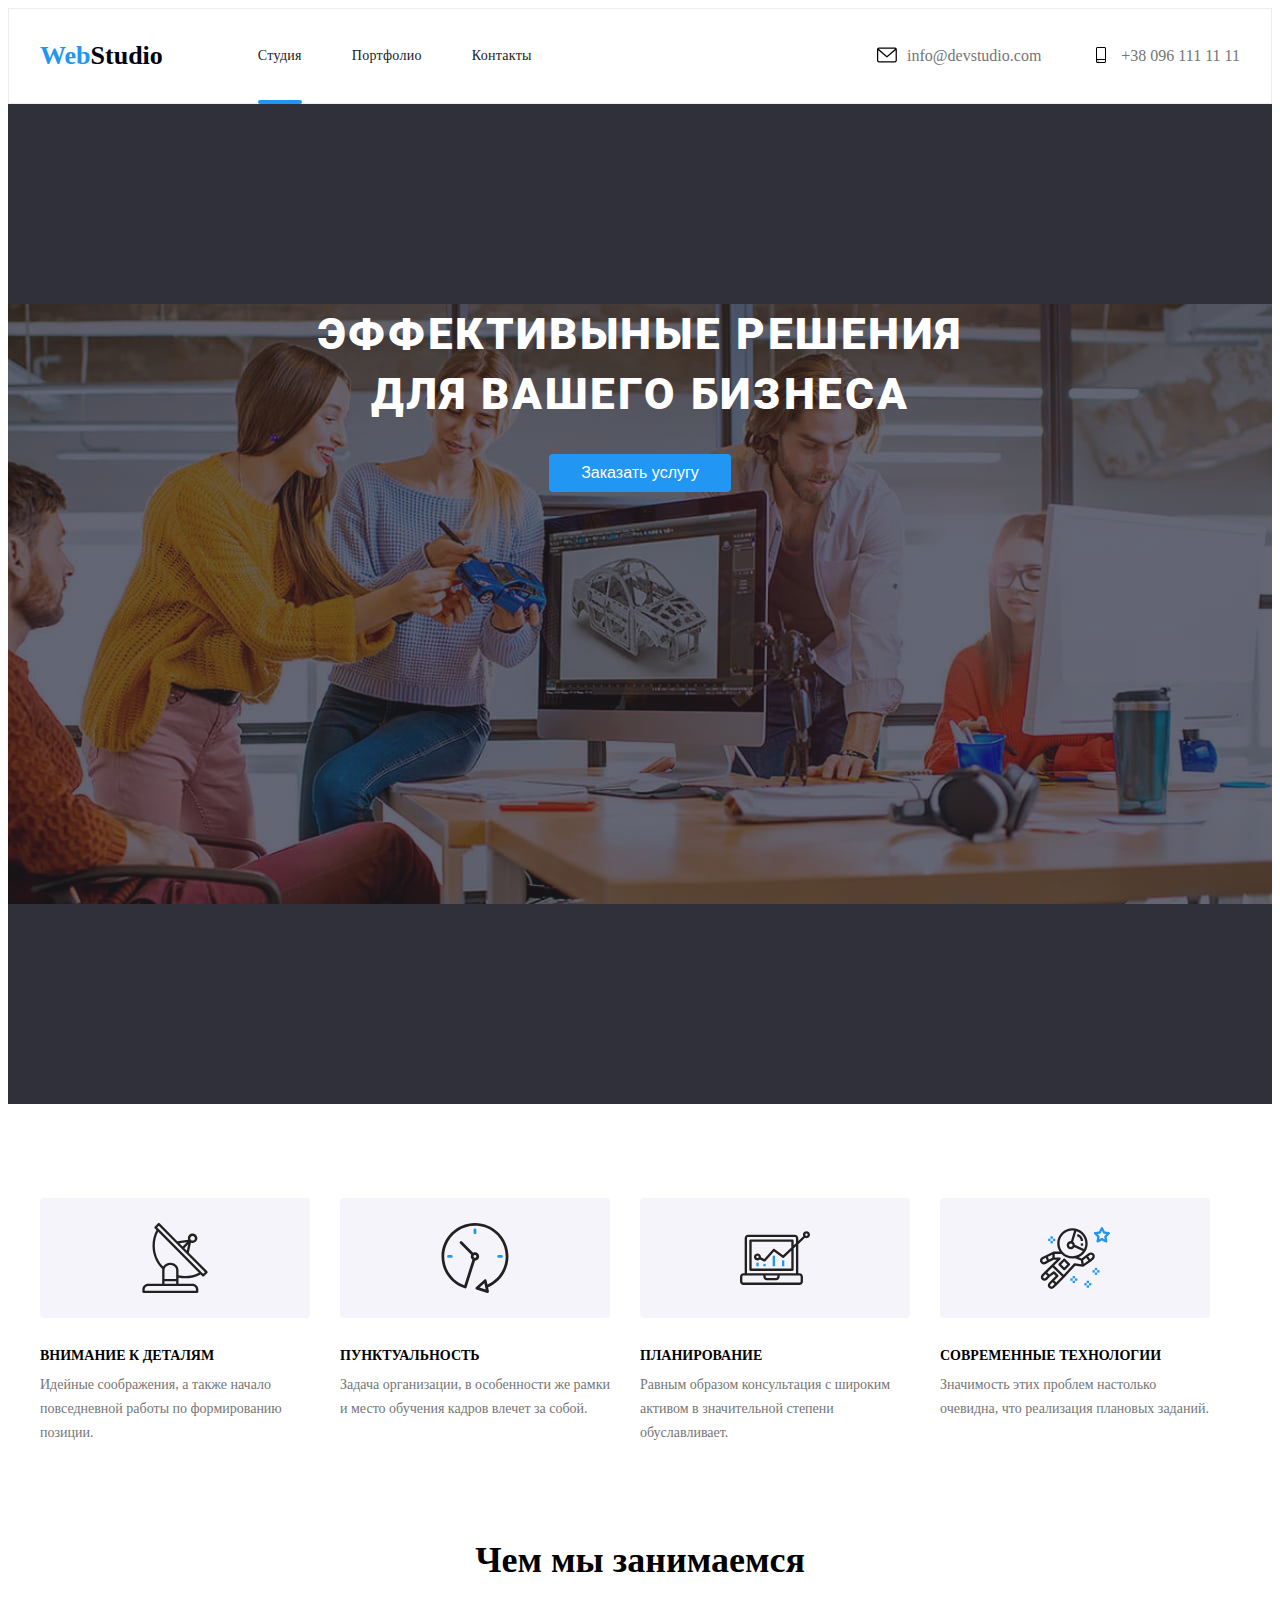
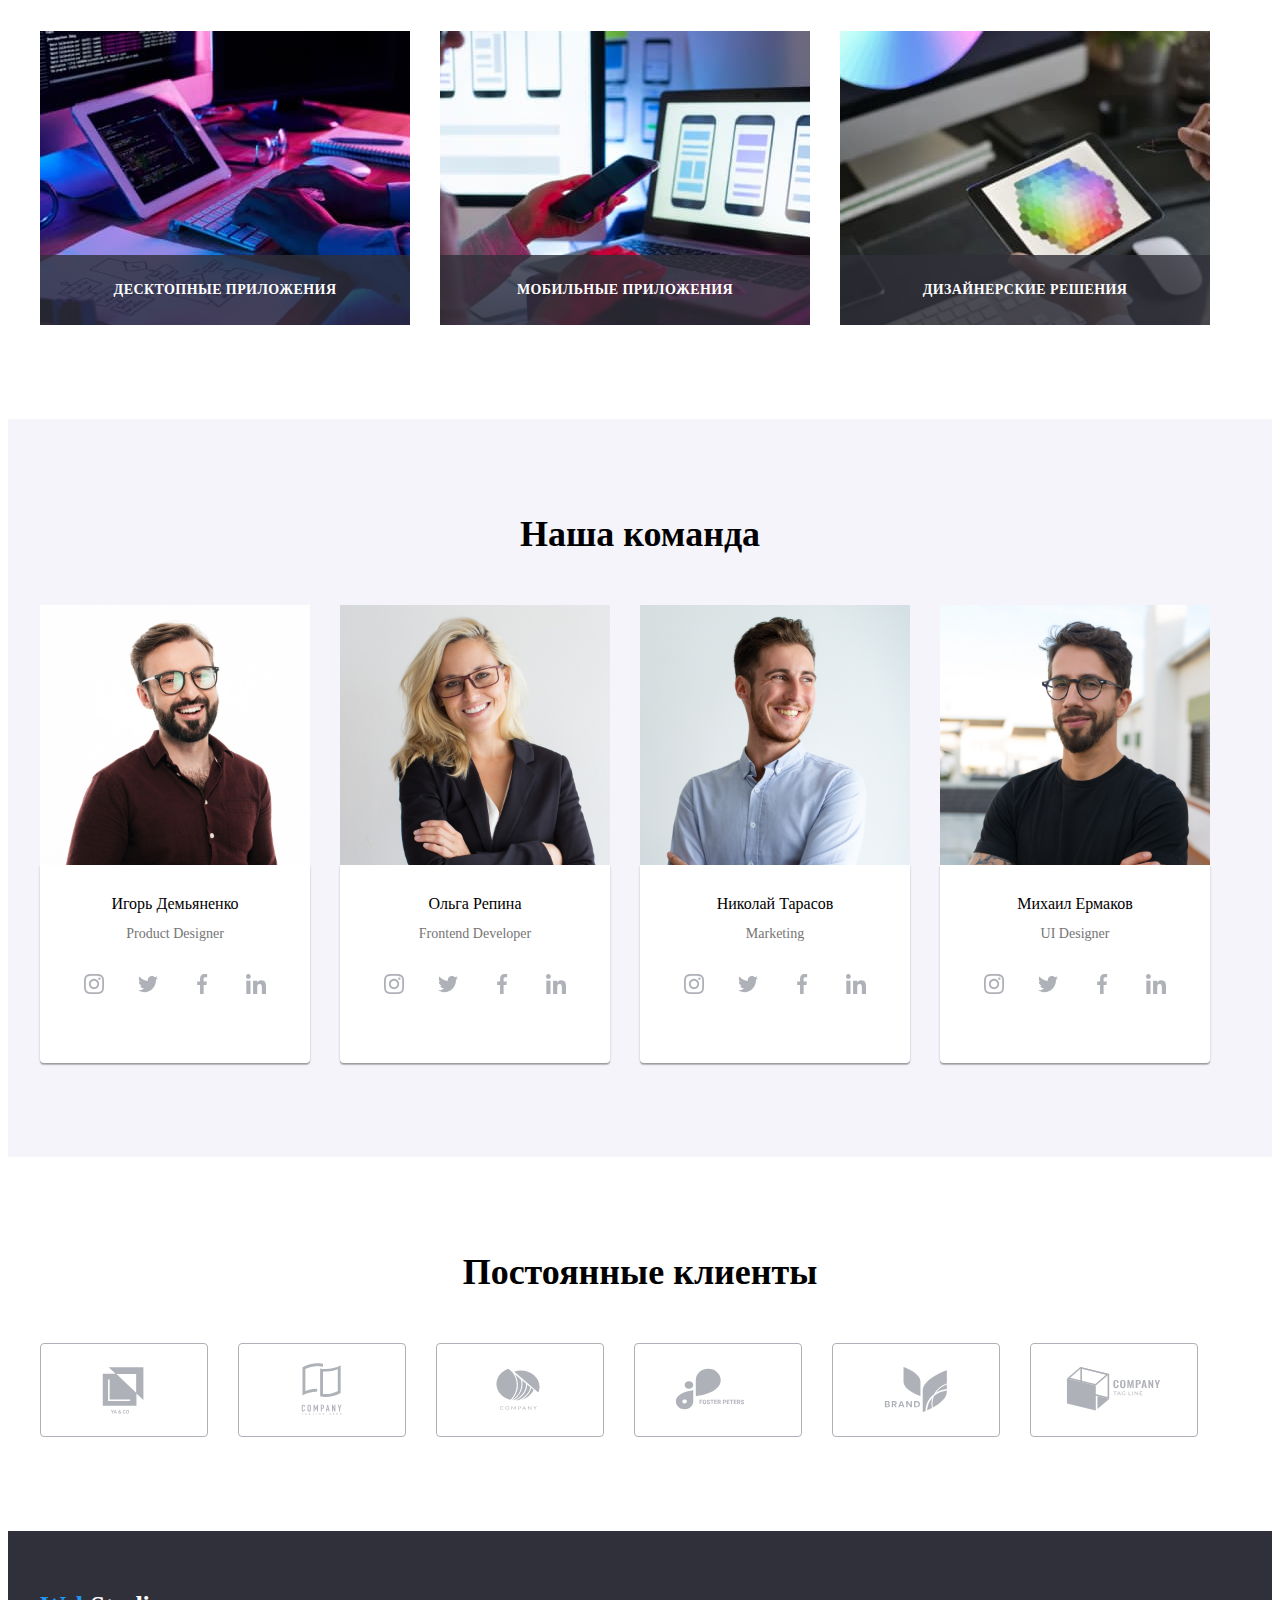
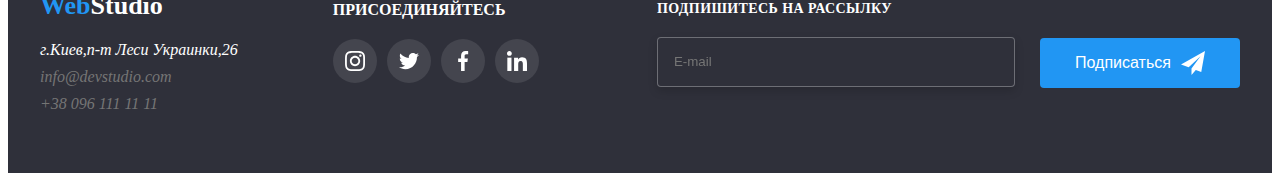
<file: index.html>
<!DOCTYPE html>
<html lang="ru">

<head>
    <meta charset="UTF-8">
    <meta http-equiv="X-UA-Compatible" content="IE=edge">
    <meta name="viewport" content="width=device-width, initial-scale=1.0">
    <title>HW 1</title>
    <link rel="preconnect" href="https://fonts.googleapis.com">
    <link rel="preconnect" href="https://fonts.gstatic.com" crossorigin>
    <link href="https://fonts.googleapis.com/css2?family=Raleway:wght@700&family=Roboto:wght@400;500;700;900&display=swap"
        rel="stylesheet">
        <link rel="stylesheet" href="https://cdnjs.cloudflare.com/ajax/libs/modern-normalize/1.1.0/modern-normalize.min.css"
            integrity="sha512-wpPYUAdjBVSE4KJnH1VR1HeZfpl1ub8YT/NKx4PuQ5NmX2tKuGu6U/JRp5y+Y8XG2tV+wKQpNHVUX03MfMFn9Q=="
            crossorigin="anonymous" referrerpolicy="no-referrer" />
            <link rel="stylesheet" href="https://cdnjs.cloudflare.com/ajax/libs/modern-normalize/1.1.0/modern-normalize.min.css" integrity="sha512-wpPYUAdjBVSE4KJnH1VR1HeZfpl1ub8YT/NKx4PuQ5NmX2tKuGu6U/JRp5y+Y8XG2tV+wKQpNHVUX03MfMFn9Q==" crossorigin="anonymous" referrerpolicy="no-referrer" />
    <link rel="stylesheet" href="./css/style.css">
    <link rel="stylesheet" href="./css/main.css">
</head>

<body  >
    <header class="header">
        <div class="container header__container">
            <nav class="header__navigation">
                <h3><a href="./" class="logo-header">Web<span class="logo-color-header ">Studio</span></a> </h3>
                <ul class="header-list">
                    <li class="header-list__item"><a class="header-list__link carrent" href="./" >Студия</a></li>
                    <li class="header-list__item"><a class="header-list__link" href="./portfolio.html" >Портфолио</a> </li>
                    <li class="header-list__item"><a class="header-list__link" href="" >Контакты</a></li>
                </ul>
            </nav>
            <!-- contacts-->
            <ul class="header-contacts">
                <li><a href="mailto:info@devstudio.com" class="contacts mail">
                    <svg class="icon-header" width="16px" height="12">
                        <use href="./img/icons.svg#icon-envelope"></use>
                    </svg> info@devstudio.com</a> </li>
                <li><a href="+380961111111" class="contacts mail">
                    <svg class="icon-header" width="10px" height="16">
                    <use href="./img/icons.svg#icon-smartphone" ></use>
                </svg> +38 096 111 11 11</a> </li>
            </ul>
        </div>
    </header>

    <main>
        <!-- Герой -->
        <section class="hero">
            <div class="container">
            <h1 class="hero__top-text">ЭФФЕКТИВЫНЫЕ РЕШЕНИЯ <br> ДЛЯ ВАШЕГО БИЗНЕСА</h1>
            <button data-modal-open  class="hero__button" type="button" data-modal-open>Заказать услугу</button>
        </div>
        </section>

        <!-- Качества -->
        <h2 class="hidden">Качества</h2>
        <section>
            <div class="container">
            <ul class="quality-list">
                <li>
                    <h3 class="quality icone-one">ВНИМАНИЕ К ДЕТАЛЯМ</h3>
                    <p class="text">Идейные соображения, а также начало повседневной работы по формированию позиции.
                    </p>
                </li>
                <li>
                    <h3 class="quality icone-two">ПУНКТУАЛЬНОСТЬ</h3>
                    <p class="text">Задача организации, в особенности же рамки и место обучения кадров влечет за собой.
                    </p>
                </li>
                <li>
                    <h3 class="quality icone-three">ПЛАНИРОВАНИЕ</h3>
                    <p class="text">Равным образом консультация с широким активом в значительной степени обуславливает.
                    </p>
                </li>
                <li>
                    <h3 class="quality icone-four">СОВРЕМЕННЫЕ ТЕХНОЛОГИИ</h3>
                    <p class="text">Значимость этих проблем настолько очевидна, что реализация плановых заданий.
                    </p>
                </li>
            </ul>
            </div>
        </section>
        <!-- Умения -->
        <section>
            <div class="container">
            <h2>Чем мы занимаемся</h2>
            <ul class="work">
                
                <li class="work__list"><img src="./img/box1.jpg" alt="Чем мы занимаемся" width="370">
                <p class="work__text">Десктопные приложения</p>
            </li>
                
               
                <li class="work__list"><img src="./img/box2.jpg" alt="Чем мы занимаемся" width="370">
                <p class="work__text">Мобильные приложения</p></li>
                <li class="work__list"><img src="./img/box3.jpg" alt="Чем мы занимаемся" width="370">
                <p class="work__text">Дизайнерские решения</p></li>
            </ul>
            </div>
        </section>


        <!-- Команда -->
        <section class="team">
            <div class="container">
            <h2>Наша команда</h2>
            <ul class="team__party">
                <li class="about"><img src="./img/img1.jpg" alt="Игорь Демьяненко" width="270">
                    <div class="text__party">
                    <h3 class="party__name">Игорь Демьяненко</h3>
                    <p class="item__text">Product Designer</p>
                    <ul class="party-social-list">
                        <li class="party-social-list__item">
                            <a href="" class="party-social-list__link">
                                <svg class="party-social-icon" 
                                width="20" 
                                height="20">
                                    <use href="./img/icons.svg#icon-instagram"></use>
                                </svg>
                            </a>
                        </li>
                        <li class="party-social-list__item">
                            <a href="" class="party-social-list__link">
                                <svg class="party-social-icon" width="20" height="20">
                                    <use href="./img/icons.svg#icon-twitter"></use>
                                </svg>
                            </a>
                        </li>
                        <li class="party-social-list__item">
                            <a href="" class="party-social-list__link">
                                <svg class="party-social-icon" width="20" height="20">
                                    <use href="./img/icons.svg#icon-facebook"></use>
                                </svg>
                            </a>
                        </li>
                        <li class="party-social-list__item">
                            <a href="" class="party-social-list__link">
                                <svg class="party-social-icon" width="20" height="20">
                                    <use href="./img/icons.svg#icon-linkedin"></use>
                                </svg>
                            </a>
                        </li>
                    </ul>
                    </div>
                </li>
                <li class="about"><img src="./img/img2.jpg" alt="Ольга Репина" width="270">
                <div class="text__party">
                    <h3 class="party__name">Ольга Репина</h3>
                    <p class="item__text">Frontend Developer</p>
                    <ul class="party-social-list">
                        <li class="party-social-list__item">
                            <a href="" class="party-social-list__link">
                                <svg class="party-social-icon" width="20" height="20">
                                    <use href="./img/icons.svg#icon-instagram"></use>
                                </svg>
                            </a>
                        </li>
                        <li class="party-social-list__item">
                            <a href="" class="party-social-list__link">
                                <svg class="party-social-icon" width="20" height="20">
                                    <use href="./img/icons.svg#icon-twitter"></use>
                                </svg>
                            </a>
                        </li>
                        <li class="party-social-list__item">
                            <a href="" class="party-social-list__link">
                                <svg class="party-social-icon" width="20" height="20">
                                    <use href="./img/icons.svg#icon-facebook"></use>
                                </svg>
                            </a>
                        </li>
                        <li class="party-social-list__item">
                            <a href="" class="party-social-list__link">
                                <svg class="party-social-icon" width="20" height="20">
                                    <use href="./img/icons.svg#icon-linkedin"></use>
                                </svg>
                            </a>
                        </li>
                    </ul>
                    </div>
                </li>
                <li class="about"><img src="./img/img3.jpg" alt="Николай Тарасов" width="270">
                    <div class="text__party">
                    <h3 class="party__name">Николай Тарасов</h3>
                    <p class="item__text">Marketing</p>
                    <ul class="party-social-list">
                        <li class="party-social-list__item">
                            <a href="" class="party-social-list__link">
                                <svg class="party-social-icon" width="20" height="20">
                                    <use href="./img/icons.svg#icon-instagram"></use>
                                </svg>
                            </a>
                        </li>
                        <li class="party-social-list__item">
                            <a href="" class="party-social-list__link">
                                <svg class="party-social-icon" width="20" height="20">
                                    <use href="./img/icons.svg#icon-twitter"></use>
                                </svg>
                            </a>
                        </li>
                        <li class="party-social-list__item">
                            <a href="" class="party-social-list__link">
                                <svg class="party-social-icon" width="20" height="20">
                                    <use href="./img/icons.svg#icon-facebook"></use>
                                </svg>
                            </a>
                        </li>
                        <li class="party-social-list__item">
                            <a href="" class="party-social-list__link">
                                <svg class="party-social-icon" width="20" height="20">
                                    <use href="./img/icons.svg#icon-linkedin"></use>
                                </svg>
                            </a>
                        </li>
                    </ul>
                    </div>
                </li>
                <li class="about"><img src="./img/img4.jpg" alt="Михаил Ермаков" width="270">
                <div class="text__party">
                    <h3 class="party__name">Михаил Ермаков</h3>
                    <p class="item__text">UI Designer</p>
                    <ul class="party-social-list">
                        <li class="party-social-list__item">
                            <a href="" class="party-social-list__link">
                                <svg class="party-social-icon" width="20" height="20">
                                    <use href="./img/icons.svg#icon-instagram"></use>
                                </svg>
                            </a>
                        </li>
                        <li class="party-social-list__item">
                            <a href="" class="party-social-list__link">
                                <svg class="party-social-icon" width="20" height="20">
                                    <use href="./img/icons.svg#icon-twitter"></use>
                                </svg>
                            </a>
                        </li>
                        <li class="party-social-list__item">
                            <a href="" class="party-social-list__link">
                                <svg class="party-social-icon" width="20" height="20">
                                    <use href="./img/icons.svg#icon-facebook"></use>
                                </svg>
                            </a>
                        </li>
                        <li class="party-social-list__item">
                            <a href="" class="party-social-list__link">
                                <svg class="party-social-icon" width="20" height="20">
                                    <use href="./img/icons.svg#icon-linkedin"></use>
                                </svg>
                            </a>
                        </li>
                    </ul>
                    </div>
                </li>
            </ul>
            </div>
        </section>

        <section>
            <div class="container client-container">
                <h2>Постоянные клиенты</h2>
                <ul class="client">
                    <li class="client__logo">
                        <a class="client__logo link-logo" href="">
                            <svg class="logo-icon" width="106" height="60">
                                <use href="./img/icons.svg#icon-Logo-1"></use>
                            </svg>
                        </a>
                    </li>
                    <li class="client__logo">
                        <a class="client__logo link-logo" href="" >
                        <svg class="logo-icon" width="106" height="60">
                            <use href="./img/icons.svg#icon-Logo-2"></use>
                        </svg>
                    </a></li>
                    <li class="client__logo">
                        <a class="client__logo link-logo" href="" >
                        <svg class="logo-icon" width="106" height="60">
                            <use href="./img/icons.svg#icon-Logo-3"></use>
                        </svg>
                    </a></li>
                    <li class="client__logo">
                        <a class="client__logo link-logo" href="">
                        <svg class="logo-icon" width="106" height="60">
                            <use href="./img/icons.svg#icon-Logo-4"></use>
                        </svg>
                    </a></li>
                    <li class="client__logo">
                        <a class="client__logo link-logo" href="" >
                        <svg class="logo-icon" width="106" height="60">
                            <use href="./img/icons.svg#icon-Logo-5"></use>
                        </svg>
                    </a></li>
                    <li class="client__logo">
                        <a class="link-logo" href="" >
                        <svg class="logo-icon" width="106" height="60">
                            <use href="./img/icons.svg#icon-Logo-6"></use>
                        </svg>
                    </a></li>
                </ul>
            </div>
        </section>
    </main>
    

    <!-- Футер -->
    <footer class="footer">
        <div class="container footer__container">
            <div class="first-part">
            <h3 class="footerweb"> <a href="./" class="logo__footer">Web<span class="logo-color__footer">Studio</span></a>
            </h3>
        <address class="address-footer">
            <ul class="page-footer">
                <li class="address">г.Киев,п-т Леси Украинки,26 </li>
                <li><a href="info@devstudio.com" class="contacts-footer">info@devstudio.com</a></li>
                <li><a href="+380961111111" class="contacts-footer"> +38 096 111 11 11</a></li>
            </ul>
        </address>
        </div>
        <div class="footer-item">
            <h4  class="follow ">ПРИСОЕДИНЯЙТЕСЬ</h4>
            <ul class="footer-social-list">
                <li class="footer-social-list__item">
                    <a href="" class="footer-social-list__social-link">
                        <svg class="footer-social-icon" width="20" height="20">
                            <use href="./img/icons.svg#icon-instagram"></use>
                        </svg>
                    </a>
                </li>
                <li class="footer-social-list__item">
                    <a href="" class="footer-social-list__social-link">
                        <svg class="footer-social-icon" width="20" height="20">
                            <use href="./img/icons.svg#icon-twitter"></use>
                        </svg>
                    </a>
                </li>
                <li class="footer-social-list__item">
                    <a href="" class="footer-social-list__social-link">
                        <svg class="footer-social-icon" width="20" height="20">
                            <use href="./img/icons.svg#icon-facebook"></use>
                        </svg>
                    </a>
                </li>
                <li class="footer-social-list__item">
                    <a href="" class="footer-social-list__social-link">
                        <svg class="footer-social-icon" width="20" height="20">
                            <use href="./img/icons.svg#icon-linkedin"></use>
                        </svg>
                    </a>
                </li>
            </ul>
            </div>
            <section class="email-footer">
                <h4 class="online__title">ПОДПИШИТЕСЬ НА РАССЫЛКУ</h4>
            <form action="#" class="online__form">
                <input
                 type="text" 
                 class="online__input" 
                 name="online-name"
                 placeholder="E-mail">
            </form>
            </section>
            <div class=" footer-button-pos">
            <button type="submit" class="footer-button-pos__footer"> Подписаться 
                <svg class="input-icn" width="24px" height="24px">
                <use href="./img/icons.svg#icon-telega"></use>
            </svg></button>
            </div>
        </div>
    </footer>
    <!-- ______________________MODAL_______________ -->
   <div class="backdrop is-hidden" data-modal>
       <div class="modal">
           <button type="button" class="modal-close" data-modal-close >
               <svg class="modal-close-icon" width="11" height="11">
               <use href="./img/icons.svg#icon-close"></use>
           </svg> 
        </button>
            <p class="modal-title"> Оставьте свои данные, мы вам перезвоним</p>
            <form action="#" class="modal-form">
                <div class="modal-field">
                <label for="name" class="form-input-text" >Имя</label>
                <div class="input-wrap">
                <input 
                id="name"
                type="text"
                name="user-name" 
                class="modal-form-input"/>
                <svg class="input-icon" width="12px" height="12px">
                    <use href="./img/icons.svg#icon-name"></use>
                </svg>
                </div>
            </div>
            <div class="modal-field">
                <label for="tel"class="form-input-text" >Телефон</label>
                <div class="input-wrap">
                <input 
                id="tel"
                type="tel"
                name="user-tel"
                class="modal-form-input"/>
                <svg class="input-icon" width="13px" height="13px">
                    <use href="./img/icons.svg#icon-phone"></use>
                </svg>
            </div>
            </div>
               
                <div class="modal-field">
                <label for="email" class="form-input-text">Почта</label>
                <div class="input-wrap">
                <input
                id="email"
                 type="email"
                 name="user-email"
                 class="modal-form-input"/>
                <svg class="input-icon" width="15px" height="12px">
                    <use href="./img/icons.svg#icon-email"></use>
                </svg>
                </div>
                </div>
        
        <div class="modal-field">
                <label for="user-text" class="form-input-text">Комментарий</label>
                <textarea 
                name="" 
                id="user-text" 
                class="modal-form-text"
            placeholder="Введите текст"
                ></textarea>
            </div>
            <div class="modal-field">
                <input 
                type="checkbox" 
                name="policy" 
                id="policy"
                class="modal-check hidden"
                />
                <label for="policy" class="check-text"
                ><span class="check-item">
                    <svg class="check-icon" width="11px" height="8px">
                    <use href="./img/icons.svg#icon-check"></use>
                </svg></span> Соглашаюсь с рассылкой и принимаю
                <a class="link-check" href=""> Условия договора</a> </label>
        
                </div>

                <button type="submit" class="hero__button modal-btn">Отправить</button>

        </form>
       </div>
   </div>
<script src="./js/modal.js"></script>
</body>
</html>
</file>
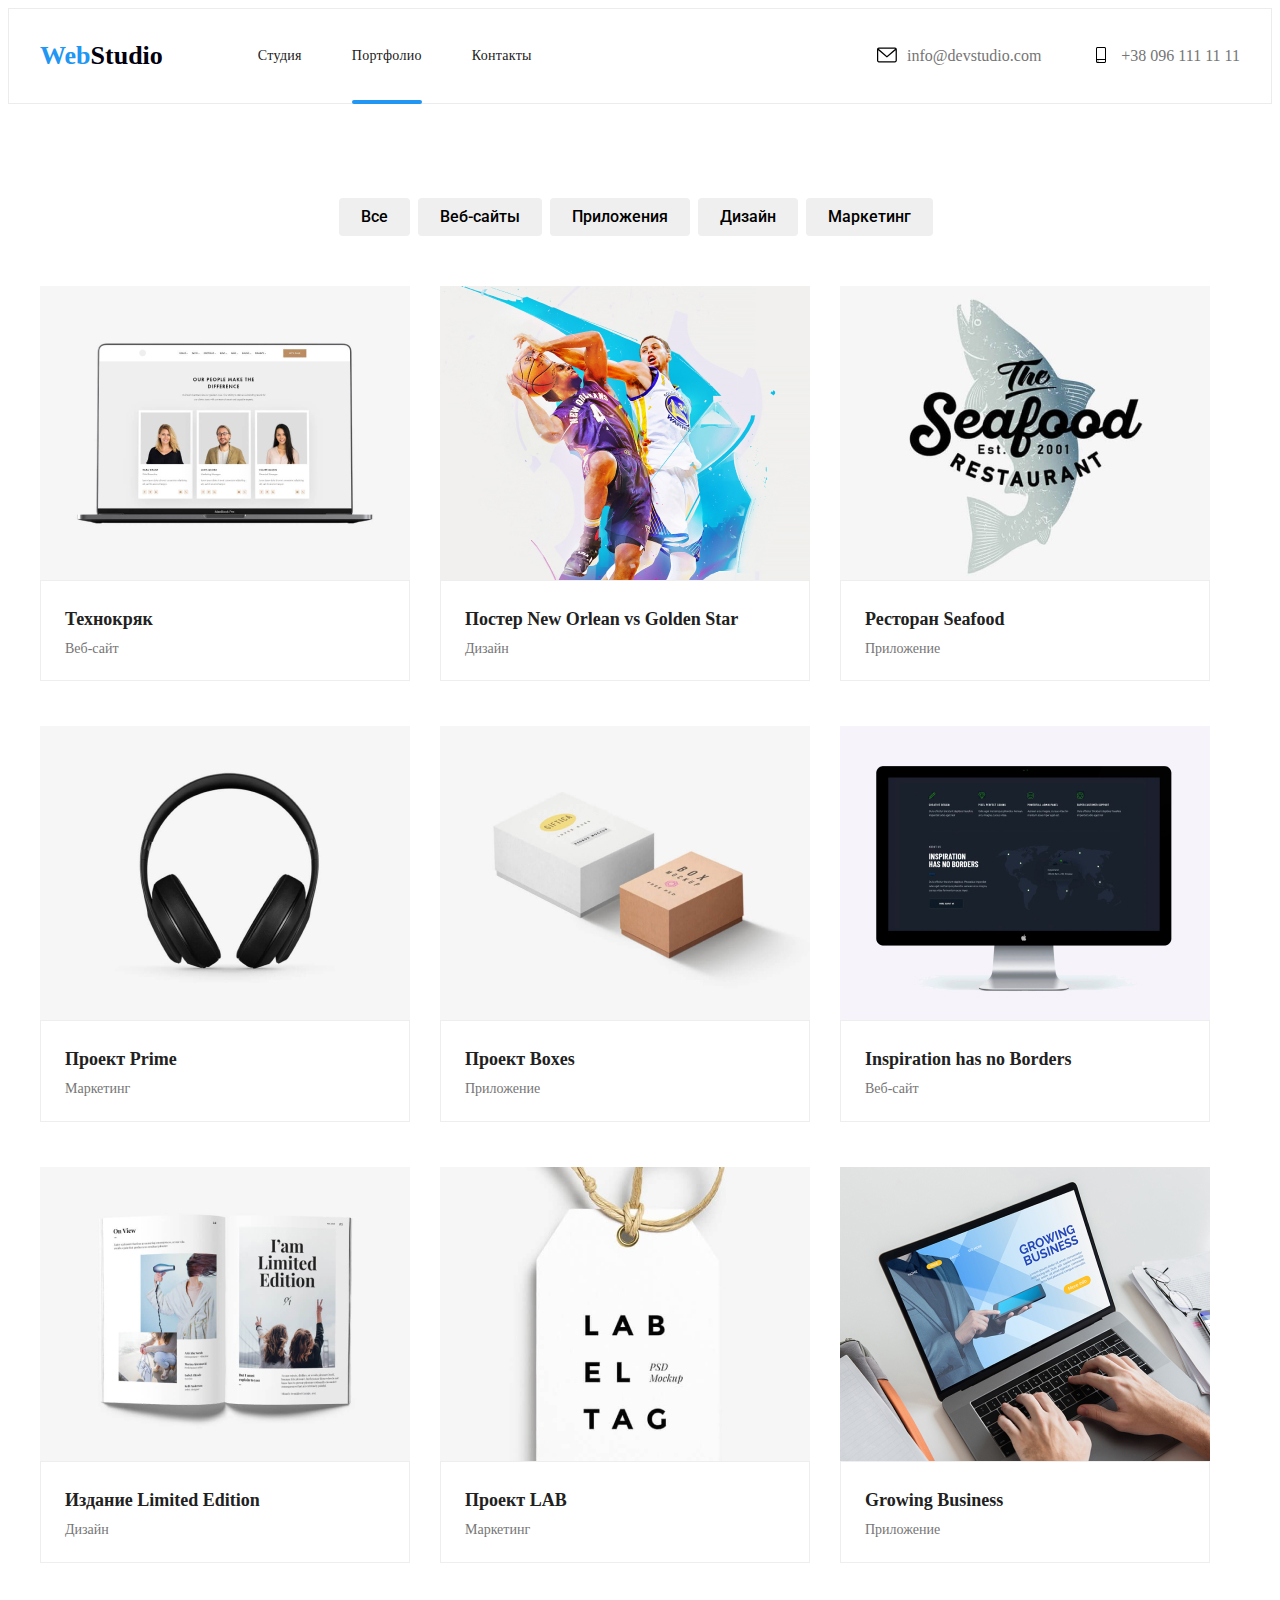
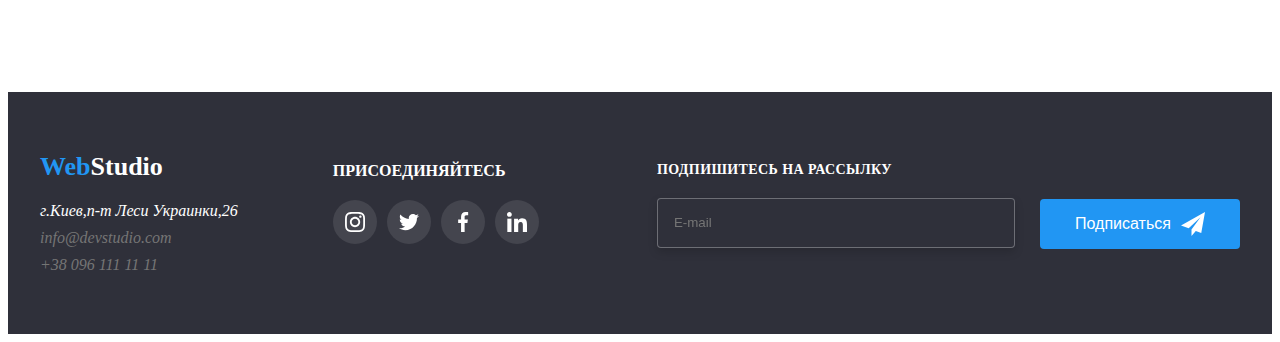
<file: portfolio.html>
<!DOCTYPE html>
<html lang="ru">
<head>
    <meta charset="UTF-8">
    <meta http-equiv="X-UA-Compatible" content="IE=edge">
    <meta name="viewport" content="width=device-width, initial-scale=1.0">
    <title>HW2</title>
    <link rel="preconnect" href="https://fonts.googleapis.com">
    <link rel="preconnect" href="https://fonts.gstatic.com" crossorigin>
    <link href="https://fonts.googleapis.com/css2?family=Raleway:wght@700&family=Roboto:wght@400;500;700;900&display=swap"
        rel="stylesheet">
        <link rel="stylesheet" href="https://cdnjs.cloudflare.com/ajax/libs/modern-normalize/1.1.0/modern-normalize.min.css"
            integrity="sha512-wpPYUAdjBVSE4KJnH1VR1HeZfpl1ub8YT/NKx4PuQ5NmX2tKuGu6U/JRp5y+Y8XG2tV+wKQpNHVUX03MfMFn9Q=="
            crossorigin="anonymous" referrerpolicy="no-referrer" />
    <link rel="stylesheet" href="./css/style.css">
    <link rel="stylesheet" href="./css/main.css">
</head>
<body >
<header class="header">
    <div class="container header__container">
        <nav class="header__navigation">
            <h3><a href="./" class="logo-header">Web<span class="logo-color-header ">Studio</span></a> </h3>
            <ul class="header-list">
                <li class="header-list__item"><a class="header-list__link " href="./">Студия</a></li>
                <li class="header-list__item"><a class="header-list__link carrent" href="./portfolio.html">Портфолио</a> </li>
                <li class="header-list__item"><a class="header-list__link" href="">Контакты</a></li>
            </ul>
        </nav>
        <!-- contacts-->
        <ul class="header-contacts">
            <li><a href="mailto:info@devstudio.com" class="contacts mail">
                    <svg class="icon-header" width="16px" height="12">
                        <use href="./img/icons.svg#icon-envelope"></use>
                    </svg> info@devstudio.com</a> </li>
            <li><a href="+380961111111" class="contacts mail">
                    <svg class="icon-header" width="10px" height="16">
                        <use href="./img/icons.svg#icon-smartphone"></use>
                    </svg> +38 096 111 11 11</a> </li>
        </ul>
    </div>
</header>
    <!-- Фильтер -->
    <section class="section filter">
        <div class="container">
        <h1 class="hidden">Фильтры</h1>
        <ul class="button-list">
            <li><button class="button-list__site" type="button">Все</button></li>
            <li><button class="button-list__site" type="button">Веб-сайты</button></li>
            <li><button class="button-list__site" type="button">Приложения</button></li>
            <li><button class="button-list__site" type="button">Дизайн</button></li>
            <li><button class="button-list__site" type="button">Маркетинг</button></li>
        </ul>
        </div>
        </section>
        
        
<!-- Проэкты  -->
<section >
    <div class="container container-list">
 <ul class="portfolio-list">
     <li class="portfolio-list__item"><a class="works-link" href="./">
         <div class="portfolio-list__wrap">
         <img src="./img/11.jpg" alt="веб-сайт" width="370">
         <p class="portfolio-list__top-text">Технокряк это современная площадка распространения коронавируса. Компании используют эту платформу для цифрового
        шпионажа и атак на защищённые сервера конкурентов.</p>
        </div>
         <div class="project-list">
     <h3 class="portfolio__text">Технокряк</h3>
     <p>Веб-сайт</p>
    </div>
    </a>
    </li>
    <li class="portfolio-list__item"><a class="works-link" href="">
        <div class="portfolio-list__wrap">
        <img src="./img/22.jpg" alt="Дизайн" width="370">
        <p class="portfolio-list__top-text">Технокряк это современная площадка распространения коронавируса. Компании используют эту
            платформу для цифрового
            шпионажа и атак на защищённые сервера конкурентов.</p>
            </div>
        <div class="project-list">
    <h3 class="portfolio__text">Постер New Orlean vs Golden Star</h3>
    <p>Дизайн</p>
    </div>
    </a>
    </li>
    <li class="portfolio-list__item"><a class="works-link" href="">
        <div class="portfolio-list__wrap">
        <img src="./img/33.jpg" alt="приложение" width="370">
        <p class="portfolio-list__top-text">Технокряк это современная площадка распространения коронавируса. Компании используют эту
            платформу для цифрового
            шпионажа и атак на защищённые сервера конкурентов.</p>
            </div>
        <div class="project-list">
    <h3 class="portfolio__text">Ресторан Seafood</h3>
    <p>Приложение</p>
    </div>
    </a>
    </li>
    <li class="portfolio-list__item"><a class="works-link" href="">
        <div class="portfolio-list__wrap">
        <img src="./img/44.jpg" alt="Маркетинг" width="370">
        <p class="portfolio-list__top-text">Vехнокряк это современная площадка распространения коронавируса. Компании используют эту
            платформу для цифрового
            шпионажа и атак на защищённые сервера конкурентов.</p>
            </div>
        <div class="project-list">
    <h3 class="portfolio__text">Проект Prime</h3>
    <p>Маркетинг</p>
    </div>
    </a>
    </li>
    <li class="portfolio-list__item"><a class="works-link" href="">
        <div class="portfolio-list__wrap">
        <img src="./img/55.jpg" alt="Мриложение" width="370">
        <p class="portfolio-list__top-text">Tехнокряк это современная площадка распространения коронавируса. Компании используют эту
            платформу для цифрового
            шпионажа и атак на защищённые сервера конкурентов.</p>
            </div>
        <div class="project-list">
    <h3 class="portfolio__text">Проект Boxes</h3>
    <p>Приложение</p>
    </div>
    </a>
    </li>
    <li class="portfolio-list__item"><a class="works-link" href="">
        <div class="portfolio-list__wrap">
        <img src="./img/66.jpg" alt="Веб-сайт" width="370">
        <p class="portfolio-list__top-text">Технокряк это современная площадка распространения коронавируса. Компании используют эту
            платформу для цифрового
            шпионажа и атак на защищённые сервера конкурентов.</p>
            </div>
        <div class="project-list">
    <h3 class="portfolio__text">Inspiration has no Borders</h3>
    <p>Веб-сайт</p>
    </div>
    </a>
    </li>
    <li class="portfolio-list__item"><a class="works-link" href="">
        <div class="portfolio-list__wrap">
        <img src="./img/77.jpg" alt="Дизайн" width="370">
        <p class="portfolio-list__top-text">Технокряк это современная площадка распространения коронавируса. Компании используют эту
            платформу для цифрового
            шпионажа и атак на защищённые сервера конкурентов.</p>
            </div>
        <div class="project-list">
    <h3 class="portfolio__text">Издание Limited Edition</h3>
    <p>Дизайн</p>
    </div>
    </a>
    </li>
    <li class="portfolio-list__item"><a class="works-link" href="">
        <div class="portfolio-list__wrap">
        <img src="./img/88.jpg" alt="Маркетинг" width="370">
        <p class="portfolio-list__top-text">Технокряк это современная площадка распространения коронавируса. Компании используют эту
            платформу для цифрового
            шпионажа и атак на защищённые сервера конкурентов.</p>
            </div>
        <div class="project-list">
    <h3 class="portfolio__text">Проект LAB</h3>
    <p>Маркетинг</p>
    </div>
    </a>
    </li>
    <li class="portfolio-list__item"><a class="works-link" href="">
        <div class="portfolio-list__wrap">
        <img src="./img/99.jpg" alt="Приложение" width="370">
        <p class="portfolio-list__top-text">Технокряк это современная площадка распространения коронавируса. Компании используют эту
            платформу для цифрового
            шпионажа и атак на защищённые сервера конкурентов.</p>
            </div>
        <div class="project-list">
    <h3 class="portfolio__text">Growing Business</h3>
    <p>Приложение</p>
    </div>
    </a>
    </li>
 </ul>
</div>
</section>




    <!-- Футер -->
<footer class="footer">
    <div class="container footer__container">
        <div class="first-part">
            <h3 class="footerweb"> <a href="./" class="logo__footer">Web<span
                        class="logo-color__footer">Studio</span></a>
            </h3>
            <address class="address-footer">
                <ul class="page-footer">
                    <li class="address">г.Киев,п-т Леси Украинки,26 </li>
                    <li><a href="info@devstudio.com" class="contacts-footer">info@devstudio.com</a></li>
                    <li><a href="+380961111111" class="contacts-footer"> +38 096 111 11 11</a></li>
                </ul>
            </address>
        </div>
        <div class="footer-item">
            <h4 class="follow ">ПРИСОЕДИНЯЙТЕСЬ</h4>
            <ul class="footer-social-list">
                <li class="footer-social-list__item">
                    <a href="" class="footer-social-list__social-link">
                        <svg class="footer-social-icon" width="20" height="20">
                            <use href="./img/icons.svg#icon-instagram"></use>
                        </svg>
                    </a>
                </li>
                <li class="footer-social-list__item">
                    <a href="" class="footer-social-list__social-link">
                        <svg class="footer-social-icon" width="20" height="20">
                            <use href="./img/icons.svg#icon-twitter"></use>
                        </svg>
                    </a>
                </li>
                <li class="footer-social-list__item">
                    <a href="" class="footer-social-list__social-link">
                        <svg class="footer-social-icon" width="20" height="20">
                            <use href="./img/icons.svg#icon-facebook"></use>
                        </svg>
                    </a>
                </li>
                <li class="footer-social-list__item">
                    <a href="" class="footer-social-list__social-link">
                        <svg class="footer-social-icon" width="20" height="20">
                            <use href="./img/icons.svg#icon-linkedin"></use>
                        </svg>
                    </a>
                </li>
            </ul>
        </div>
        <section class="email-footer">
            <h4 class="online__title">ПОДПИШИТЕСЬ НА РАССЫЛКУ</h4>
            <form action="#" class="online__form">
                <input type="text" class="online__input" name="online-name" placeholder="E-mail">
            </form>
        </section>
        <div class=" footer-button-pos">
            <button type="submit" class="footer-button-pos__footer"> Подписаться
                <svg class="input-icn" width="24px" height="24px">
                    <use href="./img/icons.svg#icon-telega"></use>
                </svg></button>
        </div>
    </div>
</footer>
    
</body>
</html>
</file>
<file: css/style.css>
/* ________HEADER_________ */
/* .header {
  padding-top: 32px;

  border: 1px solid #ececec;
}
.header-list {
  position: relative;
  display: flex;
  font-weight: 500;
  font-size: 14px;
  line-height: 16px;
  letter-spacing: 0.02em;
}
.header-link {
  display: block;
  padding-bottom: 32px;
  color: #212121;
  position: relative;
}
.carrent::after {
  display: block;
  position: absolute;
  content: '';
  width: 100%;
  height: 4px;
  border-radius: 2px;
  background-color: #2196f3;
  left: 0;
  top: 100%;
  margin-top: 4px;
}

.header-item {
  position: relative;
  display: block;
  color: #212121;
  font-weight: 500;
  font-size: 14px;
  line-height: 16px;
  letter-spacing: 0.02em;
  transition: color 250ms cubic-bezier(0.4, 0, 0.2, 1);
}

.header-link:hover,
.header-link:focus {
  color: #2196f3;
}
.header-link ::after {
  position: absolute;
  display: block;
  content: '';
  width: 100%;
  height: 4px;
  background-color: #2196f3;
  border-radius: 2px;
}
.header-navigation {
  display: flex;
  align-items: center;
}
.header-container {
  display: flex;
}
.header-contacts {
  padding-bottom: 32px;
  margin-left: auto;
  display: flex;
  align-items: center;
}
.header-item:not(:last-child) {
  margin-right: 50px;
}
/* ________CONTACTS_________ */
/* .contacts {
  margin-left: 50px;
}
.contacts {
  transition: color 250ms cubic-bezier(0.4, 0, 0.2, 1);
  display: flex;
  color: #757575;
}

.contacts:hover,
.contacts:focus {
  color: #2196f3;
}

.mail:hover,
.mail:focus {
  fill: #2196f3;
}
.icon-header {
  transition: color 250ms cubic-bezier(0.4, 0, 0.2, 1);
  align-items: center;
  color: #757575;
  height: 16px;
  width: 20px;
  margin-right: 10px;
} */

/* __________________CUSTOM ________________*/
/* a {
  text-decoration: none;
}
img {
  display: block;
}
p,
h1,
h2,
h3,
h4,
h5,
h6 {
  margin: 0;
}
ul {
  margin: 0;
  padding: 0;
}
button {
  cursor: pointer;
}
ul {
  list-style: none;
}
p {
  font-size: 14px;
  color: #757575;
  line-height: 1.7;
}
h2 {
  margin-bottom: 50px;
  text-align: center;
  font-size: 36px;
} */
/* .hidden {
  display: none;
} */

/* .address {
  color: #ffffff;
} */
/* __________________CONTAINER_____________ */
/* .container {
  width: 1200px;
  padding-left: 15px;
  padding-right: 15px;
  margin: 0 auto;
} */
/* .body {
  color: rgba(33, 33, 33, 1);
  background-color: #ffffff;
  font-family: 'Roboto', sans-serif;
  font-size: 14px;
} */

/* _______BUTTON_______ */
/* .button-s {
  display: flex;
  justify-content: center;
}
.button-site {
  margin-bottom: 50px;
  margin-top: 94px;
  padding: 6px 22px;
  text-align: center;
  margin-bottom: 50px;
  border-radius: 4px;
  border: none;
  font-style: normal;
  margin-right: 8px;
  font-family: 'Roboto';
  cursor: pointer;
  font-weight: 500;
  font-size: 16px;
  line-height: 1.6;
  transition: color 250ms cubic-bezier(0.4, 0, 0.2, 1),
    background-color color 250ms cubic-bezier(0.4, 0, 0.2, 1);
}
.button-site:hover,
.button-site:focus {
  color: #ffffff;
  background-color: #2196f3;
}
.button :hover {
  color: #2196f3;
  background-color: #2196f3;
} */
/* _____________________HERO__________ */
/* .hero-button:hover,
.hero-button:focus {
  background-color: #188ce8;
}
.hero {
  max-width: 1600px;
  height: 600px;
  margin-left: auto;
  margin-right: auto;
  background-position: center;
  background-repeat: no-repeat;
  background-image: linear-gradient(to right, rgba(47, 48, 58, 0.4), rgba(47, 48, 58, 0.4)),
    url(../img/bggg.jpg);
  margin-bottom: 94px;
  padding-top: 200px;
  padding-bottom: 200px;
  text-align: center;
  background-color: #2f303a;
}
.hero-button {
  padding: 10px 32px;
  border: none;
  font-size: 16px;
  font-weight: 700px;
  cursor: pointer;
  color: #ffffff;
  background-color: #2196f3;
  border-radius: 4px;
  transition: color 250ms cubic-bezier(0.4, 0, 0.2, 1),
    background-color 250ms cubic-bezier(0.4, 0, 0.2, 1);
}
.hero-top-text {
  margin-bottom: 30px;
  color: #ffffff;
  font-weight: 900;
  font-size: 44px;
  line-height: 1.3;
} */
/* ___________________QUALITY_______________ */
/* .icone-one::before {
  display: block;
  content: '';
  height: 120px;
  background-position: center;
  background-repeat: no-repeat;
  margin-bottom: 30px;
  border-radius: 4px;
  background-image: url(../img/Vector.svg);
  background-color: #f5f4fa;
}
.icone-two::before {
  display: block;
  content: '';
  height: 120px;
  background-position: center;
  background-repeat: no-repeat;
  margin-bottom: 30px;
  border-radius: 4px;
  background-image: url(../img/clock\ 1.svg);
  background-color: #f5f4fa;
}
.icone-three::before {
  display: block;
  content: '';
  height: 120px;
  background-position: center;
  background-repeat: no-repeat;
  margin-bottom: 30px;
  border-radius: 4px;
  background-image: url(../img/diagram\ 1.svg);
  background-color: #f5f4fa;
}
.icone-four::before {
  display: block;
  content: '';
  height: 120px;
  background-position: center;
  background-repeat: no-repeat;
  margin-bottom: 30px;
  border-radius: 4px;
  background-image: url(../img/astronaut\ 1.svg);
  background-color: #f5f4fa;
}
.quality {
  margin-bottom: 10px;
  font-weight: bold;
  font-size: 14px;
  line-height: 1.1;
}
.text {
  width: 270px;
}
.section-quality li:not(:last-child) {
  margin-right: 30px;
}
.section-quality {
  margin-right: 30px;
  display: flex;
  margin-bottom: 94px;
  margin-top: 94px;
} */
/* _______________WORK_______________ */
/* .work {
  display: flex;
  padding-bottom: 94px;
}
.work li:not(:last-child) {
  margin-right: 30px;
}
.work-list {
  position: relative;
}
.work-text {
  font-weight: bold;
  position: absolute;
  display: flex;
  width: 100%;
  height: 70px;
  bottom: 0;
  right: 0;
  font-size: 14px;
  line-height: 16px;
  text-align: center;
  justify-content: center;
  align-items: center;
  letter-spacing: 0.03em;
  text-transform: uppercase;
  background-color: rgba(47, 48, 58, 0.8);
  color: #ffffff;
} */

/* __________________TEAM_______________ */
/* .team {
  padding-top: 94px;
  padding-bottom: 94px;
  background-color: #f5f4fa;
}
.team-party {
  display: flex;
}

.about:not(:last-child) {
  margin-right: 30px;
}
.text-party {
  box-shadow: 0px 1px 3px rgba(0, 0, 0, 0.12), 0px 1px 1px rgba(0, 0, 0, 0.14),
    0px 2px 1px rgba(0, 0, 0, 0.2);
  border-radius: 0px 0px 4px 4px;
  height: 168px;
  padding-top: 30px;
  background-color: #ffffff;
  text-align: center;
} */

/* ________________LOGO-HEADER___________ */
/* .logo-header {
  display: block;
  padding-bottom: 32px;
  margin-right: 95px;
  font-size: 26px;
  color: #2196f3;
}
.logo-color-header {
  color: #00000f;
} */
/* ________________LOGO-FOOTER ____________*/
/* .logo-footer {
  font-size: 26px;
  color: #2196f3;
  background: #2f303a;
}
.logo-color-footer {
  color: #ffffff;
} */
/* __________________PARTY________________ */
/* .party {
  margin-bottom: 10px;
  font-weight: 500;
  font-size: 16px;
  line-height: 1.1;
}
.item-text {
  margin-bottom: 16px;
}
.party-socials-item {
  width: 44px;
  height: 44px;
}
.party-social-link {
  height: 100%;
  width: 100%;
  display: flex;
  background-color: #ffffff;
  border-radius: 50%;
  align-items: center;
  justify-content: center;
  transition: color 250ms linear cubic-bezier(0.4, 0, 0.2, 1),
    background-color 250ms linear cubic-bezier(0.4, 0, 0.2, 1);
}
.party-social-link:hover,
.party-social-link:focus {
  background-color: #2196f3;
}
.party-social-icon {
  fill: #afb1b8;
  color: #ffffff;
}
.party-social-link:hover .party-social-icon,
.party-social-link:focus .party-social-icon {
  fill: currentColor;
}
.party-social-list {
  display: flex;
  justify-content: center;
}
.party-socials-item:not(:first-child) {
  margin-left: 10px;
} */
/* __________________PORTFOLIO____________ */
/* .flex-element {
  display: flex;
  flex-wrap: wrap;
  margin-right: -30px;
  margin-bottom: -30px;
}

.box-list {
  flex-basis: calc(100% / 6 - 30px);
  margin-right: 30px;
  margin-bottom: 30px;
  width: 370px;
}
.box-list:nth-last-child(-n + 6) {
  margin-top: 15px;
}
.box-list :hover .master-item-top-text {
  transform: translateY(0);
}
.portfolio-list {
  color: #212121;
  margin-top: 20px;
  font-size: 18px;
  line-height: 2;
}
.container-list {
  padding-bottom: 129px;
}
.works-link {
  display: block;
}

.works-link:hover,
.works-link:focus {
  box-sizing: border-box;
  box-shadow: 0px 1px 1px rgba(0, 0, 0, 0.12), 0px 4px 4px rgba(0, 0, 0, 0.06),
    1px 4px 6px rgba(0, 0, 0, 0.16);
}

.master-list {
  box-sizing: border-box;
  padding-left: 24px;
  padding-bottom: 20px;
  border: 1px solid #eeeeee;
}
.master-item-top-text {
  padding: 63px 23px;
  position: absolute;
  top: 0;
  left: 0;
  font-size: 18px;
  line-height: 28px;
  letter-spacing: 0.03em;
  background-color: rgba(33, 150, 243, 0.9);
  color: #ffffff;

  height: 100%;
  transform: translateY(100%);
  transition: transform 250ms cubic-bezier(0.4, 0, 0.2, 1);
}
.master-item-wrap {
  position: relative;
  overflow: hidden;
} */

/* _________________________CLIENT__________________ */
/* .client {
  display: flex;
} */
/* .client-container {
  margin-top: 94px;
  margin-bottom: 94px;
} */
/* .logo:not(:last-child) {
  margin-right: 30px;
}
.logo-icon {
  fill: #afb1b8;
  color: #2196f3;
  border: 1px solid(#2196f3);
  transition: color 250ms cubic-bezier(0.4, 0, 0.2, 1);
}
.logo:hover,
.logo:focus {
  color: #2196f3;
}

.link-logo {
  padding: 16px 30px;
  border: 1px solid #afb1b8;
  box-sizing: border-box;
  border-radius: 4px;
  height: 100%;
  width: 100%;
  display: flex;
  transition: color 250ms cubic-bezier(0.4, 0, 0.2, 1);
}
.link-logo:hover .logo-icon,
.link-logo:focus .logo-icon {
  fill: currentColor;
}
.link-logo:hover,
.link-logo:focus {
  border: 1px solid #2196f3;
  color: #2196f3;
} */
/* ____________________FOOTER______________ */
/* .footer {
  padding-top: 60px;
  padding-bottom: 60px;
  background-color: #2f303a;
}
.contacts-footer {
  display: flex;
  color: #757575;
  transition: color 250ms cubic-bezier(0.4, 0, 0.2, 1);
}
.footer-container {
  display: flex;
  justify-content: space-between;
}
.footer-item {
  margin-left: 70px;
}

.contacts-footer:hover,
.contacts-footer:focus {
  color: #2196f3;
}
.footerweb {
  margin-bottom: 20px;
}
.address-footer li:not(:last-child) {
  margin-bottom: 9px;
} */
/* ________________________________________FOOTER ITEM______________________ */
/* .footer-social-list {
  display: flex;
}
.follow {
  color: #ffffff;
  margin-bottom: 20px;
  margin-top: 10px;
}
.footer-socials-item:not(:first-child) {
  margin-left: 10px;
}
.link-footer {
  display: flex;
}
.footer-socials-item {
  width: 44px;
  height: 44px;
}
.footer-social-link {
  height: 100%;
  width: 100%;
  display: flex;
  background-color: rgba(255, 255, 255, 0.1);
  border-radius: 50%;
  align-items: center;
  justify-content: center;
  transition: color 250ms cubic-bezier(0.4, 0, 0.2, 1),
    background-color 250ms cubic-bezier(0.4, 0, 0.2, 1);
}
.footer-social-link:hover,
.footer-social-link:focus {
  background-color: #2196f3;
}
.footer-social-icon {
  fill: #ffffff;
  color: #ffffff;
}
.footer-social-link:hover .footer-social-icon,
.footer-social-link:focus .footer-social-icon {
  fill: currentColor;
} */
/* _________________________--FOOTER EMAIL___________________ */
/* .email-footer {
  margin-left: 93px;
}

.online-title {
  color: #ffffff;
  font-weight: bold;
  font-size: 14px;
  line-height: 16px;
  margin-bottom: 20px;
  margin-top: 10px;
  letter-spacing: 0.03em;
}
.online-input {
  padding-left: 16px;
  background-color: #2f303a;
  width: 358px;
  height: 50px;
  border: 1px solid rgba(255, 255, 255, 0.3);
  box-sizing: border-box;
  filter: drop-shadow(0px 4px 4px rgba(0, 0, 0, 0.15));
  border-radius: 4px;
}
.online-form {
  display: flex;
  align-items: center;
}
.button-footer {
  display: flex;
  justify-content: center;
  align-items: center;
  flex-wrap: wrap;
  width: 200px;
  height: 50px;
  padding: 10px 32px;
  border: none;
  font-size: 16px;
  font-weight: 700px;
  cursor: pointer;
  color: #ffffff;
  background-color: #2196f3;
  border-radius: 4px;
  transition: color 250ms cubic-bezier(0.4, 0, 0.2, 1),
    background-color 250ms cubic-bezier(0.4, 0, 0.2, 1);
}
.input-icn {
  margin-left: 10px;
}
.footer-button-pos {
  padding-top: 47px;
} */
/* _______________________________________ Backdrop________________ */
/* .backdrop {
  position: fixed;
  background-color: rgba(175, 177, 184, 0.5);
  top: 0;
  left: 0;
  width: 100%;
  height: 100%;
  transition: opacity 550ms;
  visibility: 250ms;
}
.backdrop.is-hidden {
  opacity: 0;
  pointer-events: none;
}
.modal {
  position: absolute;
  left: 50%;
  top: 50%;
  padding: 40px;
  transform: translate(-50%, -50%);
  width: 528px;
  min-height: 581px;
  background-color: #ffffff;
  box-shadow: 0px 1px 3px rgba(0, 0, 0, 0.12), 0px 1px 1px rgba(0, 0, 0, 0.14),
    0px 2px 1px rgba(0, 0, 0, 0.2);
  border-radius: 4px;
  transition: transform 1000ms;
}
.modal-close {
  width: 30px;
  height: 30px;
  background-color: transparent;
  border: 1px solid #999;
  border-radius: 50%;
  position: absolute;
  top: 10px;
  right: 10px;
  display: flex;
  align-items: center;
  justify-content: center;
}
.modal-close:focus,
.modal-close:hover {
  fill: #2196f3;
}
.modal-title {
  padding-bottom: 12px;
  font-size: 18px;
  color: #212121;
  font-weight: 700;
  font-size: 20px;
  line-height: 23px;
  text-align: center;
  letter-spacing: 0.03em;
  line-height: 1.3;
  text-align: center;
}
.modal-field {
  margin-bottom: 10px;
}

.input-wrap {
  position: relative;
}
.input-icon {
  position: absolute;
  left: 15px;
  top: 50%;
  transform: translateY(-50%);
  transition: fill 250ms;
}
.modal-form-input {
  width: 100%;
  height: 40px;
  padding-left: 42px;
  padding-right: 15px;
  border: 1px solid rgba(33, 33, 33, 0.2);
  border-radius: 4px;
  outline: #f3212c;
}
.modal-form-input:focus {
  border-color: #2196f3;
  transition: color 250ms cubic-bezier(0.4, 0, 0.2, 1);
}
.modal-form-input:focus + .input-icon {
  fill: #2196f3;
  transition: color 250ms cubic-bezier(0.4, 0, 0.2, 1);
}
.modal-form-text {
  width: 100%;
  height: 120px;
  border: 1px solid rgba(33, 33, 33, 0.2);
  border-radius: 4px;
  padding: 12px 16px;
  resize: none;
  outline: none;
}
.modal-form-text:focus {
  border-color: #2196f3;
}

.modal-form-text::placeholder {
  font-weight: 400px;
  font-size: 12px;
  line-height: 14px;
  letter-spacing: 0.01em;
  color: rgba(117, 117, 117, 0.5);
}
.form-input-text {
  display: block;
  font-size: 12px;
  line-height: 14px;
  letter-spacing: 0.01em;
  color: #757575;
  margin-bottom: 4px;
}
.modal-btn {
  display: block;
  margin: 0 auto;
  box-shadow: 0px 4px 4px rgba(0, 0, 0, 0.15);
}
.check-text {
  margin-top: 20px;
  margin-left: 12px;
  align-items: center;
  display: flex;
  letter-spacing: 0.03em;
  color: #757575;
  font-size: 14px;
  line-height: 24px;
}
.check-item {
  display: flex;
  align-items: center;
  justify-content: center;
  width: 16px;
  height: 15px;
  border: 2px solid #212121;
  border-radius: 2px;
  margin-right: 12px;
}
.check-icon {
  text-align: center;
  fill: #ffffff;
}

.modal-check:checked + .check-text .check-item {
  background-color: #2196f3;
  border: none;
}
.link-check {
  padding-left: 5px;
  height: 24px;
  color: #2196f3;
  font-size: 14px;
  line-height: 24px;
  letter-spacing: 0.03em;
  text-decoration-line: underline;
} */

/* _________________SECTION_______________ */
/* .section {
  padding-top: 94px;
  padding-bottom: 94px;
}

/* ______________________Hiden_____________ */

/*   цвет основного текста #212121*/
/* вторичный цвет #757575 */
/* акцент #2196F3  */
/* &::after {
    position: absolute;
    display: block;
    content: '';
    width: 100%;
    height: 4px;
    background-color: #2196f3;
    border-radius: 2px;
  } */
</file>
<file: css/main.css>
a {
  text-decoration: none;
}

img {
  display: block;
}

p,
h1,
h2,
h3,
h4,
h5,
h6 {
  margin: 0;
}

ul {
  margin: 0;
  padding: 0;
}

button {
  cursor: pointer;
}

ul {
  list-style: none;
}

p {
  font-size: 14px;
  color: #757575;
  line-height: 1.7;
}

h2 {
  margin-bottom: 50px;
  text-align: center;
  font-size: 36px;
}

.address {
  color: #ffffff;
}

.body {
  color: #212121;
  background-color: #ffffff;
  font-family: 'Roboto', sans-serif;
  font-size: 14px;
}

.hidden {
  display: none;
}

.backdrop {
  position: fixed;
  background-color: rgba(175, 177, 184, 0.5);
  top: 0;
  left: 0;
  width: 100%;
  height: 100%;
  transition: opacity 550ms;
  visibility: 250ms;
}

.backdrop.is-hidden {
  opacity: 0;
  pointer-events: none;
}

.modal {
  position: absolute;
  left: 50%;
  top: 50%;
  padding: 40px;
  transform: translate(-50%, -50%);
  width: 528px;
  min-height: 581px;
  background-color: #ffffff;
  box-shadow: 0px 1px 3px rgba(0, 0, 0, 0.12), 0px 1px 1px rgba(0, 0, 0, 0.14), 0px 2px 1px rgba(0, 0, 0, 0.2);
  border-radius: 4px;
  transition: transform 1000ms;
}

.modal-close {
  width: 30px;
  height: 30px;
  background-color: transparent;
  border: 1px solid #999;
  border-radius: 50%;
  position: absolute;
  top: 10px;
  right: 10px;
  display: flex;
  align-items: center;
  justify-content: center;
}

.modal-close:focus, .modal-close:hover {
  fill: #2196f3;
}

.modal-title {
  padding-bottom: 12px;
  font-size: 18px;
  color: #212121;
  font-weight: 700;
  font-size: 20px;
  line-height: 23px;
  text-align: center;
  letter-spacing: 0.03em;
  line-height: 1.3;
  text-align: center;
}

.modal-field {
  margin-bottom: 10px;
}

.input-wrap {
  position: relative;
}

.input-icon {
  position: absolute;
  left: 15px;
  top: 50%;
  transform: translateY(-50%);
  transition: fill 250ms;
}

.modal-form-input {
  width: 100%;
  height: 40px;
  padding-left: 42px;
  padding-right: 15px;
  border: 1px solid rgba(33, 33, 33, 0.2);
  border-radius: 4px;
  outline: #f3212c;
}

.modal-form-input:focus {
  border-color: #2196f3;
  transition: color 250ms cubic-bezier(0.4, 0, 0.2, 1);
}

.modal-form-input:focus + .input-icon {
  fill: #2196f3;
  transition: color 250ms cubic-bezier(0.4, 0, 0.2, 1);
}

.modal-form-text {
  width: 100%;
  height: 120px;
  border: 1px solid rgba(33, 33, 33, 0.2);
  border-radius: 4px;
  padding: 12px 16px;
  resize: none;
  outline: none;
}

.modal-form-text:focus {
  border-color: #2196f3;
}

.modal-form-text::placeholder {
  font-weight: 400px;
  font-size: 12px;
  line-height: 14px;
  letter-spacing: 0.01em;
  color: rgba(117, 117, 117, 0.5);
}

.form-input-text {
  display: block;
  font-size: 12px;
  line-height: 14px;
  letter-spacing: 0.01em;
  color: #757575;
  margin-bottom: 4px;
}

.check-text {
  margin-top: 20px;
  margin-left: 12px;
  align-items: center;
  display: flex;
  letter-spacing: 0.03em;
  color: #757575;
  font-size: 14px;
  line-height: 24px;
}

.check-item {
  display: flex;
  align-items: center;
  justify-content: center;
  width: 16px;
  height: 15px;
  border: 2px solid #212121;
  border-radius: 2px;
  margin-right: 12px;
}

.check-icon {
  text-align: center;
  fill: #ffffff;
}

.modal-check:checked + .check-text .check-item {
  background-color: #2196f3;
  border: none;
}

.link-check {
  padding-left: 5px;
  height: 24px;
  color: #2196f3;
  font-size: 14px;
  line-height: 24px;
  letter-spacing: 0.03em;
  text-decoration-line: underline;
}

.container {
  width: 1200px;
  padding-left: 15px;
  padding-right: 15px;
  margin: 0 auto;
}

.client-container {
  margin-top: 94px;
  margin-bottom: 94px;
}

.footer-container {
  display: flex;
  justify-content: space-between;
}

.hero__button {
  padding: 10px 32px;
  border: none;
  font-size: 16px;
  font-weight: 700px;
  cursor: pointer;
  color: #ffffff;
  background-color: #2196f3;
  border-radius: 4px;
  transition: color 250ms cubic-bezier(0.4, 0, 0.2, 1), background-color 250ms cubic-bezier(0.4, 0, 0.2, 1);
}

.hero__button:hover, .hero__button:focus {
  background-color: #188ce8;
}

.footer-button-pos__footer {
  display: flex;
  justify-content: center;
  align-items: center;
  flex-wrap: wrap;
  width: 200px;
  height: 50px;
  padding: 10px 32px;
  border: none;
  font-size: 16px;
  font-weight: 700px;
  cursor: pointer;
  color: #ffffff;
  background-color: #2196f3;
  border-radius: 4px;
  transition: color 250ms cubic-bezier(0.4, 0, 0.2, 1), background-color 250ms cubic-bezier(0.4, 0, 0.2, 1);
}

.modal-btn {
  display: block;
  margin: 0 auto;
  box-shadow: 0px 4px 4px rgba(0, 0, 0, 0.15);
}

.client {
  display: flex;
}

.client__logo:not(:last-child) {
  margin-right: 30px;
}

.logo-icon {
  fill: #afb1b8;
  color: #2196f3;
  border: 1px solid(#2196f3);
  transition: color 250ms cubic-bezier(0.4, 0, 0.2, 1);
}

.client__logo:hover,
.client__logo:focus {
  color: #2196f3;
}

.link-logo {
  padding: 16px 30px;
  border: 1px solid #afb1b8;
  box-sizing: border-box;
  border-radius: 4px;
  height: 100%;
  width: 100%;
  display: flex;
  transition: color 250ms cubic-bezier(0.4, 0, 0.2, 1);
}

.link-logo:hover, .link-logo:focus {
  border: 1px solid #2196f3;
  color: #2196f3;
}

.link-logo:hover .logo-icon,
.link-logo:focus .logo-icon {
  fill: currentColor;
}

.header {
  padding-top: 32px;
  border: 1px solid #ececec;
}

.header-list {
  position: relative;
  display: flex;
  font-weight: 500;
  font-size: 14px;
  line-height: 16px;
  letter-spacing: 0.02em;
}

.header-list__link {
  display: block;
  padding-bottom: 32px;
  color: #212121;
  position: relative;
}

.header-list__link:hover, .header-list__link:focus {
  color: #2196f3;
}

.carrent::after {
  display: block;
  position: absolute;
  content: '';
  width: 100%;
  height: 4px;
  border-radius: 2px;
  background-color: #2196f3;
  left: 0;
  top: 100%;
  margin-top: 4px;
}

.header-list__item {
  position: relative;
  display: block;
  color: #212121;
  font-weight: 500;
  font-size: 14px;
  line-height: 16px;
  letter-spacing: 0.02em;
  transition: color 250ms cubic-bezier(0.4, 0, 0.2, 1);
}

.header-list__item:not(:last-child) {
  margin-right: 50px;
}

.header__navigation {
  display: flex;
  align-items: center;
}

.header__container {
  display: flex;
}

/* ________CONTACTS_________ */
.header-contacts {
  padding-bottom: 32px;
  margin-left: auto;
  display: flex;
  align-items: center;
}

.contacts {
  margin-left: 50px;
  transition: color 250ms cubic-bezier(0.4, 0, 0.2, 1);
  display: flex;
  color: #757575;
}

.contacts:hover, .contacts:focus {
  color: #2196f3;
}

.mail:hover,
.mail:focus {
  fill: #2196f3;
}

.icon-header {
  transition: color 250ms cubic-bezier(0.4, 0, 0.2, 1);
  align-items: center;
  color: #757575;
  height: 16px;
  width: 20px;
  margin-right: 10px;
}

.logo-header {
  display: block;
  padding-bottom: 32px;
  margin-right: 95px;
  font-size: 26px;
  color: #2196f3;
}

.logo-color-header {
  color: #00000f;
}

.hero {
  max-width: 1600px;
  height: 600px;
  margin-left: auto;
  margin-right: auto;
  background-position: center;
  background-repeat: no-repeat;
  background-image: linear-gradient(to right, rgba(47, 48, 58, 0.4), rgba(47, 48, 58, 0.4)), url(../img/bggg.jpg);
  margin-bottom: 94px;
  padding-top: 200px;
  padding-bottom: 200px;
  text-align: center;
  background-color: #2f303a;
}

.hero__top-text {
  margin-bottom: 30px;
  color: #ffffff;
  font-family: Roboto;
  font-style: normal;
  font-weight: 900;
  font-size: 44px;
  line-height: 60px;
  letter-spacing: 0.06em;
}

.icone-one::before {
  display: block;
  content: '';
  height: 120px;
  background-position: center;
  background-repeat: no-repeat;
  margin-bottom: 30px;
  border-radius: 4px;
  background-image: url(../img/Vector.svg);
  background-color: #f5f4fa;
}

.icone-two::before {
  display: block;
  content: '';
  height: 120px;
  background-position: center;
  background-repeat: no-repeat;
  margin-bottom: 30px;
  border-radius: 4px;
  background-image: url(../img/clock\.svg);
  background-color: #f5f4fa;
}

.icone-three::before {
  display: block;
  content: '';
  height: 120px;
  background-position: center;
  background-repeat: no-repeat;
  margin-bottom: 30px;
  border-radius: 4px;
  background-image: url(../img/diagram\.svg);
  background-color: #f5f4fa;
}

.icone-four::before {
  display: block;
  content: '';
  height: 120px;
  background-position: center;
  background-repeat: no-repeat;
  margin-bottom: 30px;
  border-radius: 4px;
  background-image: url(../img/astronaut\.svg);
  background-color: #f5f4fa;
}

.quality {
  margin-bottom: 10px;
  font-weight: bold;
  font-size: 14px;
  line-height: 1.1;
}

.text {
  width: 270px;
}

.quality-list {
  margin-right: 30px;
  display: flex;
  margin-bottom: 94px;
  margin-top: 94px;
}

.quality-list li:not(:last-child) {
  margin-right: 30px;
}

.work {
  display: flex;
  padding-bottom: 94px;
}

.work li:not(:last-child) {
  margin-right: 30px;
}

.work__list {
  position: relative;
}

.work__text {
  font-weight: bold;
  position: absolute;
  display: flex;
  width: 100%;
  height: 70px;
  bottom: 0;
  right: 0;
  font-size: 14px;
  line-height: 16px;
  text-align: center;
  justify-content: center;
  align-items: center;
  letter-spacing: 0.03em;
  text-transform: uppercase;
  background-color: rgba(47, 48, 58, 0.8);
  color: #ffffff;
}

.team {
  padding-top: 94px;
  padding-bottom: 94px;
  background-color: #f5f4fa;
}

.team__party {
  display: flex;
}

.about:not(:last-child) {
  margin-right: 30px;
}

.text__party {
  box-shadow: 0px 1px 3px rgba(0, 0, 0, 0.12), 0px 1px 1px rgba(0, 0, 0, 0.14), 0px 2px 1px rgba(0, 0, 0, 0.2);
  border-radius: 0px 0px 4px 4px;
  height: 168px;
  padding-top: 30px;
  background-color: #ffffff;
  text-align: center;
}

.party__name {
  margin-bottom: 10px;
  font-weight: 500;
  font-size: 16px;
  line-height: 1.1;
}

.item__text {
  margin-bottom: 16px;
}

.party-social-list__item {
  width: 44px;
  height: 44px;
}

.party-social-list__item:not(:first-child) {
  margin-left: 10px;
}

.party-social-list__link {
  height: 100%;
  width: 100%;
  display: flex;
  background-color: #ffffff;
  border-radius: 50%;
  align-items: center;
  justify-content: center;
  transition: color 250ms linear cubic-bezier(0.4, 0, 0.2, 1), background-color 250ms linear cubic-bezier(0.4, 0, 0.2, 1);
}

.party-social-list__link:hover, .party-social-list__link:focus {
  background-color: #2196f3;
}

.party-social-list__link:hover .party-social-icon,
.party-social-list__link:focus .party-social-icon {
  fill: currentColor;
}

.party-social-icon {
  fill: #afb1b8;
  color: #ffffff;
}

.party-social-list {
  display: flex;
  justify-content: center;
}

.portfolio-list {
  display: flex;
  flex-wrap: wrap;
  margin-right: -30px;
  margin-bottom: -30px;
}

.portfolio-list__item {
  flex-basis: calc(100% / 6 - 30px);
  margin-right: 30px;
  margin-bottom: 30px;
  width: 370px;
}

.portfolio-list__item:nth-last-child(-n + 6) {
  margin-top: 15px;
}

.portfolio-list__item:hover .portfolio-list__top-text {
  transform: translateY(0);
}

.portfolio__text {
  color: #212121;
  margin-top: 20px;
  font-size: 18px;
  line-height: 2;
}

.container-list {
  padding-bottom: 129px;
}

.works-link {
  display: block;
}

.works-link:hover, .works-link:focus {
  box-sizing: border-box;
  box-shadow: 0px 1px 1px rgba(0, 0, 0, 0.12), 0px 4px 4px rgba(0, 0, 0, 0.06), 1px 4px 6px rgba(0, 0, 0, 0.16);
}

.project-list {
  box-sizing: border-box;
  padding-left: 24px;
  padding-bottom: 20px;
  border: 1px solid #eeeeee;
}

.portfolio-list__top-text {
  margin-top: 1px;
  padding: 60px 23px;
  position: absolute;
  top: 0;
  left: 0;
  font-size: 18px;
  line-height: 28px;
  letter-spacing: 0.03em;
  background-color: rgba(33, 150, 243, 0.9);
  color: #ffffff;
  height: 100%;
  transform: translateY(100%);
  transition: transform 250ms cubic-bezier(0.4, 0, 0.2, 1);
}

.portfolio-list__wrap {
  position: relative;
  overflow: hidden;
}

.button-list__site {
  margin-bottom: 50px;
  margin-top: 94px;
  padding: 6px 22px;
  text-align: center;
  margin-bottom: 50px;
  border-radius: 4px;
  border: none;
  font-style: normal;
  margin-right: 8px;
  font-family: 'Roboto';
  cursor: pointer;
  font-weight: 500;
  font-size: 16px;
  line-height: 1.6;
  transition: color 250ms cubic-bezier(0.4, 0, 0.2, 1), background-color color 250ms cubic-bezier(0.4, 0, 0.2, 1);
}

.button-list__site:hover, .button-list__site:focus {
  color: #ffffff;
  background-color: #2196f3;
}

.button-list {
  display: flex;
  justify-content: center;
}

.footer {
  padding-top: 60px;
  padding-bottom: 60px;
  background-color: #2f303a;
}

.contacts-footer {
  display: flex;
  color: #757575;
  transition: color 250ms cubic-bezier(0.4, 0, 0.2, 1);
}

.contacts-footer:hover, .contacts-footer:focus {
  color: #2196f3;
}

.footer__container {
  display: flex;
  justify-content: space-between;
}

.footer-item {
  margin-left: 70px;
}

.footerweb {
  margin-bottom: 20px;
}

.address-footer li:not(:last-child) {
  margin-bottom: 9px;
}

.logo__footer {
  font-size: 26px;
  color: #2196f3;
  background: #2f303a;
}

.logo-color__footer {
  color: #ffffff;
}

.footer-social-list {
  display: flex;
}

.follow {
  color: #ffffff;
  margin-bottom: 20px;
  margin-top: 10px;
}

.link-footer {
  display: flex;
}

.footer-social-list__item {
  width: 44px;
  height: 44px;
}

.footer-social-list__item:not(:first-child) {
  margin-left: 10px;
}

.footer-social-list__social-link {
  height: 100%;
  width: 100%;
  display: flex;
  background-color: rgba(255, 255, 255, 0.1);
  border-radius: 50%;
  align-items: center;
  justify-content: center;
  transition: color 250ms cubic-bezier(0.4, 0, 0.2, 1), background-color 250ms cubic-bezier(0.4, 0, 0.2, 1);
}

.footer-social-list__social-link:hover, .footer-social-list__social-link:focus {
  background-color: #2196f3;
}

.footer-social-list__social-link:hover .footer-social-icon,
.footer-social-list__social-link:focus .footer-social-icon {
  fill: currentColor;
}

.footer-social-icon {
  fill: #ffffff;
  color: #ffffff;
}

.email-footer {
  margin-left: 93px;
}

.online__title {
  color: #ffffff;
  font-weight: bold;
  font-size: 14px;
  line-height: 16px;
  margin-bottom: 20px;
  margin-top: 10px;
  letter-spacing: 0.03em;
}

.online__input {
  padding-left: 16px;
  background-color: #2f303a;
  width: 358px;
  height: 50px;
  border: 1px solid rgba(255, 255, 255, 0.3);
  box-sizing: border-box;
  filter: drop-shadow(0px 4px 4px rgba(0, 0, 0, 0.15));
  border-radius: 4px;
}

.online__form {
  display: flex;
  align-items: center;
}

.input-icn {
  margin-left: 10px;
}

.footer-button-pos {
  padding-top: 47px;
}
/*# sourceMappingURL=main.css.map */
</file>
